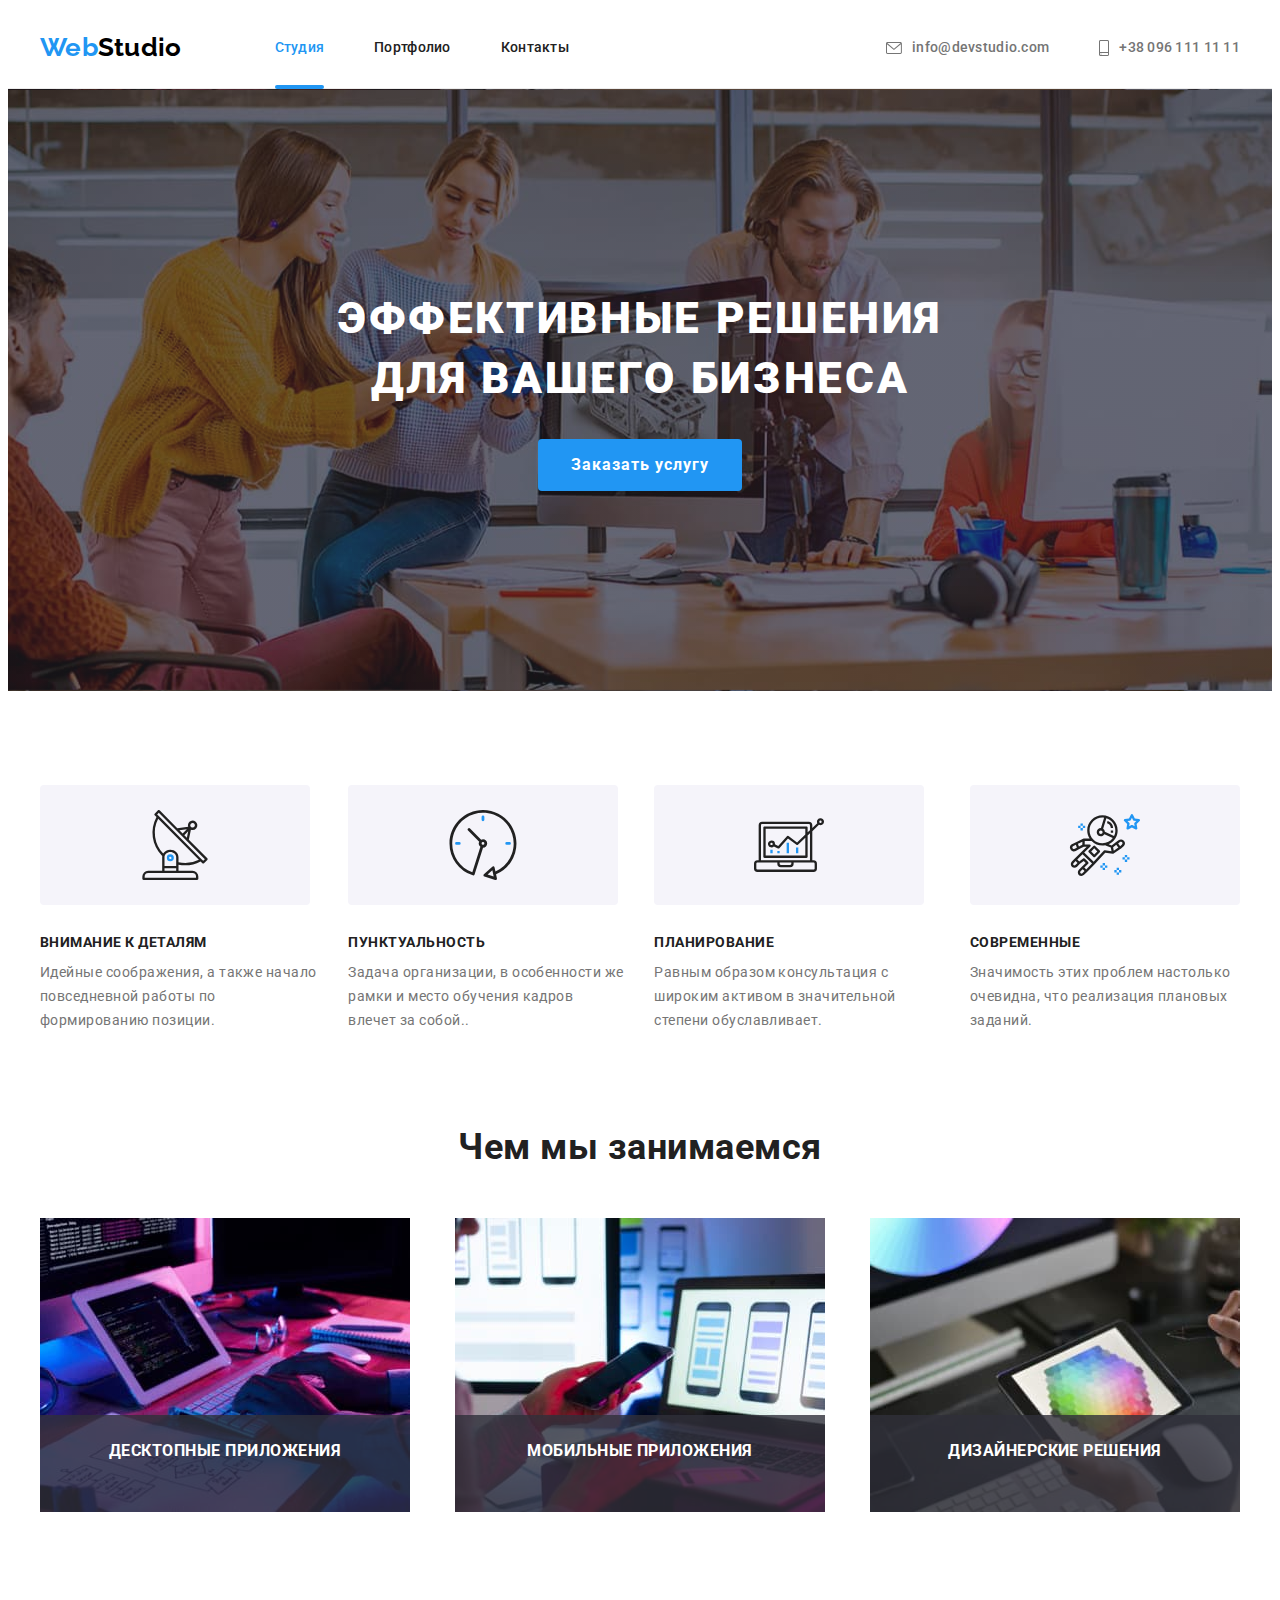
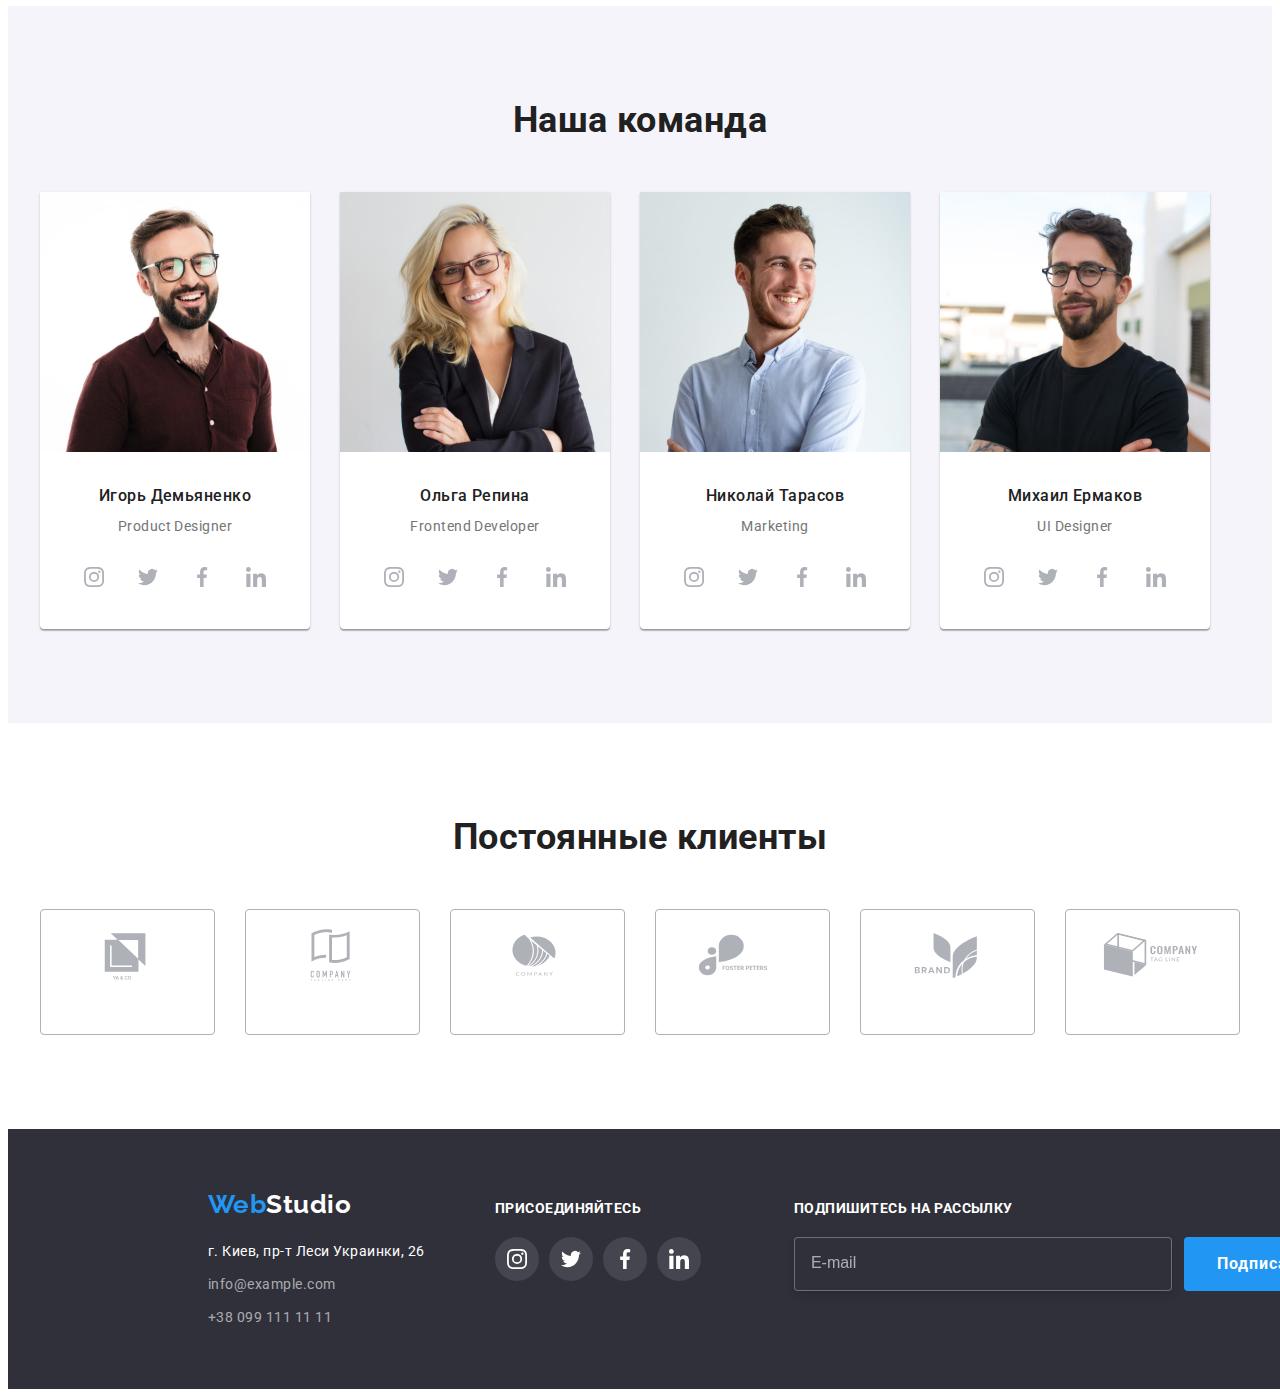
<file: index.html>
<!DOCTYPE html>
<html lang="ru">
<head>
    <meta charset="UTF-8">
    <meta http-equiv="X-UA-Compatible" content="IE=edge">
    <meta name="viewport" content="width=device-width, initial-scale=1.0">
    <link rel="preconnect" href="https://fonts.googleapis.com">
<link rel="preconnect" href="https://fonts.gstatic.com" crossorigin>
<link href="https://fonts.googleapis.com/css2?family=Raleway:wght@700&family=Roboto:wght@400;500;700;900&display=swap" rel="stylesheet">
    <title>Студия</title>
    <link rel="stylesheet" href="https://cdnjs.cloudflare.com/ajax/libs/modern-normalize/1.1.0/modern-normalize.min.css" integrity="sha512-wpPYUAdjBVSE4KJnH1VR1HeZfpl1ub8YT/NKx4PuQ5NmX2tKuGu6U/JRp5y+Y8XG2tV+wKQpNHVUX03MfMFn9Q==" crossorigin="anonymous" referrerpolicy="no-referrer" />
    <link rel="stylesheet" href="./css/style.css">
    </head>
<body>
    <!-- шапка -->
    <header class="page-header">
        <!-- навигация - ссылки по сайту -->
        <div class="container header-container">
            <nav class="site-nav">
                <a class="header-logo" href="./index.html"><span class="logo-web">Web</span>Studio</a>
                <ul class="site-nav-links" >
                    <li class="nav-links-item">
                        <a class="nav-link current" href="./index.html">Студия</a>
                    </li>
                    <li class="nav-links-item">
                        <a class="nav-link" href="./portfolio.html">Портфолио</a>
                    </li>
                    <li class="nav-links-item">
                        <a class="nav-link" href="./contacts.html">Контакты</a>
                    </li>
                </ul>
            </nav>
            <!-- как связаться -->
            <ul class="header-contact">
                <li class="contact-links-item">
                    <a class="contact-link" href="mailto:info@devstudio.com">
                        <svg class="mail-icon">
                            <use href="./images/icons.svg#icon-envelope"></use>
                        </svg>
                        info@devstudio.com
                    </a>
                </li>
                <li class="contact-links-item">
                    <a class="contact-link" href="tel:+380961111111">
                        <svg class="phone-icon">
                            <use href="./images/icons.svg#icon-smartphone"></use>
                        </svg>
                        +38 096 111 11 11
                    </a>
                </li>
            </ul>
        </div>
    </header>

    <!-- основной контент -->
    <main>  
        <!-- Hero -->
        <section class="hero overlay"> 
            <h1 class="hero-title" >Эффективные решения для вашего бизнеса</h1>
            <button data-modal-open type="button" class="btn primary">Заказать услугу</button>
        </section>

        <!-- наши особенности -->
        <section class="section peculiarities">
            <div class="container">
                <h2 class="section-title visually-hidden">Наши особенности</h2>
                <ul class="features" >
                    <li class="features-item pseudo1">
                        <h3 class="item-title">Внимание к деталям</h3>
                        <p class="text">Идейные соображения, а также начало повседневной работы по формированию позиции.</p>
                    </li>
                    <li class="features-item pseudo2">
                        <h3 class="item-title">Пунктуальность</h3>
                        <p class="text">Задача организации, в особенности же рамки и место обучения кадров влечет за собой..</p>
                    </li>
                    <li class="features-item pseudo3">
                        <h3 class="item-title">Планирование</h3>
                        <p class="text">Равным образом консультация с широким активом в значительной степени обуславливает.</p>
                    </li>
                    <li class="features-item pseudo4">
                        <h3 class="item-title">Современные</h3>
                        <p class="text">Значимость этих проблем настолько очевидна, что реализация плановых заданий.</p>
                    </li>
                </ul>
            </div>
        </section>
        <!-- чем мы занимаемся -->
        <section class="section ">
            <div class="container">
                <h2 class="section-title">Чем мы занимаемся</h2>
                <ul class="works" >
                    <li class="works-item" >
                        <img class="cut-superfluous" src="./images/photo1.jpg" alt="человек пишет код" width="370" height="294">
                        <p class="work-definition" >Десктопные приложения</p>
                    </li>
                    <li class="works-item" >
                        <img class="cut-superfluous" src="./images/photo2.jpg" alt="адаптианя верстка" width="370" height="294">
                        <p class="work-definition" >Мобильные приложения</p>
                    </li>
                    <li class="works-item" >
                        <img class="cut-superfluous" src="./images/photo3.jpg" alt="выберает цвета на планшете" width="370" height="294">
                        <p class="work-definition" >Дизайнерские решения</p>
                    </li>
                </ul>
            </div>     
        </section>
        <!-- наша команда -->
        <section class="section team">
            <div class="container">
                <h2 class="section-title">Hаша команда</h2>
                <ul class="team-list">
                    <li class="team-list-item" >
                        <img src="./images/photo4.jpg" alt="фото дизайнера" width="270" height="260">
                        <h3 class="employee-name">Игорь Демьяненко</h3>
                        <p class="text">Product Designer</p>
                        <ul class="social-media">
                            <li>
                                <a href="http://www.instagram.com" class="social-link">
                                    <svg class="instagram-link" width="20px" height="20px">
                                        <use href="./images/icons.svg#icon-instagram"></use>
                                    </svg>
                                </a>
                            </li>
                            <li>
                                <a href="https://twitter.com" target="_blank" class="social-link">
                                    <svg class="twitter-link" width="20px" height="20px">
                                        <use href="./images/icons.svg#icon-twitter"></use>
                                    </svg><a>
                            </li>
                            <li>
                                <a href="https://www.facebook.com/" target="_blank" class="social-link">
                                    <svg class="facebook-link" width="20px" height="20px">
                                        <use href="./images/icons.svg#icon-facebook"></use>
                                    </svg>
                                </a>
                            </li>
                            <li>
                                <a href="https://www.linkedin.com" target="_blank" class="social-link">
                                    <svg class="linkedin-link" width="20px" height="20px">
                                        <use href="./images/icons.svg#icon-linkedin"></use>
                                    </svg>
                                </a>
                            </li>
                        </ul>
                    </li>
                    <li class="team-list-item" >
                        <img src="./images/photo5.jpg" alt="фото разработчика" width="270" height="260">
                        <h3 class="employee-name">Ольга Репина</h3>
                        <p class="text">Frontend Developer</p>
                        <ul class="social-media">
                            <li>
                                <a href="http://www.instagram.com" target="_blank" class="social-link">
                                    <svg class="instagram-link" width="20px" height="20px">
                                        <use href="./images/icons.svg#icon-instagram"></use>
                                    </svg>
                                </a>
                            </li>
                            <li>
                                <a href="https://twitter.com" target="_blank" class="social-link">
                                    <svg class="twitter-link" width="20px" height="20px">
                                        <use href="./images/icons.svg#icon-twitter"></use>
                                    </svg><a>
                            </li>
                            <li>
                                <a href="https://www.facebook.com/" target="_blank" class="social-link">
                                    <svg class="facebook-link" width="20px" height="20px">
                                        <use href="./images/icons.svg#icon-facebook"></use>
                                    </svg>
                                </a>
                            </li>
                            <li>
                                <a href="https://www.linkedin.com" target="_blank" class="social-link">
                                    <svg class="linkedin-link" width="20px" height="20px">
                                        <use href="./images/icons.svg#icon-linkedin"></use>
                                    </svg>
                                </a>
                            </li>
                        </ul>
                    </li>
                    <li class="team-list-item" >
                        <img src="./images/photo6.jpg" alt="фото маркетолога" width="270" height="260">
                        <h3 class="employee-name">Николай Тарасов</h3>
                        <p class="text">Marketing</p>
                        <ul class="social-media">
                            <li>
                                <a href="http://www.instagram.com" target="_blank" class="social-link">
                                    <svg class="instagram-link" width="20px" height="20px">
                                        <use href="./images/icons.svg#icon-instagram"></use>
                                    </svg>
                                </a>
                            </li>
                            <li>
                                <a href="https://twitter.com" target="_blank" class="social-link">
                                    <svg class="twitter-link" width="20px" height="20px">
                                        <use href="./images/icons.svg#icon-twitter"></use>
                                    </svg><a>
                            </li>
                            <li>
                                <a href="https://www.facebook.com/" target="_blank" class="social-link">
                                    <svg class="facebook-link" width="20px" height="20px">
                                        <use href="./images/icons.svg#icon-facebook"></use>
                                    </svg>
                                </a>
                            </li>
                            <li>
                                <a href="https://www.linkedin.com" target="_blank" class="social-link">
                                    <svg class="linkedin-link" width="20px" height="20px">
                                        <use href="./images/icons.svg#icon-linkedin"></use>
                                    </svg>
                                </a>
                            </li>
                        </ul>
                    </li>
                    <li class="team-list-item" >
                        <img src="./images/photo7.jpg" alt="фото дизайнера" width="270" height="260">
                        <h3 class="employee-name">Михаил Ермаков</h3>
                        <p class="text">UI Designer</p>
                        <ul class="social-media">
                            <li>
                                <a href="http://www.instagram.com" target="_blank" class="social-link">
                                    <svg class="instagram-link" width="20px" height="20px">
                                        <use href="./images/icons.svg#icon-instagram"></use>
                                    </svg>
                                </a>
                            </li>
                            <li>
                                <a href="https://twitter.com" target="_blank" class="social-link">
                                    <svg class="twitter-link" width="20px" height="20px">
                                        <use href="./images/icons.svg#icon-twitter"></use>
                                    </svg><a>
                            </li>
                            <li>
                                <a href="https://www.facebook.com/" target="_blank" class="social-link">
                                    <svg class="facebook-link" width="20px" height="20px">
                                        <use href="./images/icons.svg#icon-facebook"></use>
                                    </svg>
                                </a>
                            </li>
                            <li>
                                <a href="https://www.linkedin.com" target="_blank" class="social-link">
                                    <svg class="linkedin-link" width="20px" height="20px">
                                        <use href="./images/icons.svg#icon-linkedin"></use>
                                    </svg>
                                </a>
                            </li>
                        </ul>
                    </li>
                </ul>
            </div>
        </section>
        <!-- постоянные клиенты -->
        <section class="section">
            <div class="container">
                <h2 class="section-title">Постоянные клиенты</h2>
                <ul class="clients-list">
                    <li class="client-item">
                        <svg class="clients-logo" width="106px" height="60px">
                            <use href="./images/icons.svg#icon-Logo1"></use>
                        </svg>
                    </li>
                    <li class="client-item">
                        <svg class="clients-logo" width="106px" height="60px">
                            <use href="./images/icons.svg#icon-Logo2"></use>
                        </svg>
                    </li>
                    <li class="client-item">
                        <svg class="clients-logo" width="106px" height="60px">
                            <use href="./images/icons.svg#icon-Logo3"></use>
                        </svg>
                    </li>
                    <li class="client-item">
                        <svg class="clients-logo" width="106px" height="60px">
                            <use href="./images/icons.svg#icon-Logo4"></use>
                        </svg>
                    </li>
                    <li class="client-item">
                        <svg class="clients-logo" width="106px" height="60px">
                            <use href="./images/icons.svg#icon-Logo5"></use>
                        </svg>
                    </li>
                    <li class="client-item">
                        <svg class="clients-logo" width="106px" height="60px">
                            <use href="./images/icons.svg#icon-Logo6"></use>
                        </svg>
                    </li>
                </ul>
            </div>
        </section>
    </main>

    <!-- футер -->
    <footer class="page-footer">
        <div class="container footer-items">
            <div class="contact-info">
                <a class="footer-logo" href="./index.html"><span class="logo-web">Web</span>Studio</a>
                <!-- адресс почта телефон -->
                <address>
                    <ul class="contact-address">
                        <li class="contact-items">
                            <a class="map-link"
                                href="https://www.google.com/maps/place/%D0%B1%D1%83%D0%BB%D1%8C%D0%B2%D0%B0%D1%80+%D0%9B%D0%B5%D1%81%D1%96+%D0%A3%D0%BA%D1%80%D0%B0%D1%97%D0%BD%D0%BA%D0%B8,+26,+%D0%9A%D0%B8%D1%97%D0%B2,+02000/@50.4265841,30.5361971,17z/data=!3m1!4b1!4m5!3m4!1s0x40d4cf0e033ecbe9:0x57a4dffefec77da0!8m2!3d50.4265807!4d30.5383858">г.
                                Киев, пр-т Леси Украинки, 26</a>
                        </li>
                        <li class="contact-items">
                            <a class="contact-link" href="mailto:info@example.com">info@example.com</a>
                        </li>
                        <li class="contact-items">
                            <a class="contact-link" href="tel:+380991111111">+38 099 111 11 11</a>
                        </li>
                    </ul>
                </address>
            </div>
            <div class="join-us">
                <h2 class="join-title">присоединяйтесь</h2>
                <ul class="social-media">
                    <li>
                        <a href="http://www.instagram.com" target="_blank" class="social-link join-us-links">
                            <svg class="instagram-link" width="20px" height="20px">
                                <use href="./images/icons.svg#icon-instagram"></use>
                            </svg>
                        </a>
                    </li>
                    <li>
                        <a href="https://twitter.com" target="_blank" class="social-link join-us-links">
                            <svg class="twitter-link" width="20px" height="20px">
                                <use href="./images/icons.svg#icon-twitter"></use>
                            </svg><a>
                    </li>
                    <li>
                        <a href="https://www.facebook.com/" target="_blank" class="social-link join-us-links">
                            <svg class="facebook-link" width="20px" height="20px">
                                <use href="./images/icons.svg#icon-facebook"></use>
                            </svg>
                        </a>
                    </li>
                    <li>
                        <a href="https://www.linkedin.com" target="_blank" class="social-link join-us-links">
                            <svg class="linkedin-link" width="20px" height="20px">
                                <use href="./images/icons.svg#icon-linkedin"></use>
                            </svg>
                        </a>
                    </li>
                </ul>
            </div>
            <div class="subscription">
                <h2 class="join-title">Подпишитесь на рассылку</h2>
                <div class="subscription-items">
                    <label>
                        <input class="email-field" type="email" name="email" placeholder="E-mail">
                    </label>
                    
                    <button class="btn primary subscription-btn" type="submit">
                        Подписаться
                        <svg width="24px" height="24px" class="icon-send">
                            <use href="./images/icons.svg#icon-send"></use>
                        </svg>
                    </button>
                </div>
                
            </div>
        </div>
    </footer>
    <div class="backdrop is-hidden" data-modal>
        <div class="modal">
            <button data-modal-close type="button" class="close-cross button">
                <svg width="18px" height="18px">
                    <use href="./images/icons.svg#icon-Close-krest"></use>
                </svg>
            </button> 
            <form class="order-form">
                <b class="order-title" >Оставьте свои данные, мы вам перезвоним</b>
                <label class="form-item">
                    Имя
                    <input class="form-field" type="text" name="name">
                    <svg class="form-icon" width="18px" height="18px">
                        <use href="./images/icons.svg#icon-person-form"></use>
                    </svg>
                </label>  
                <label class="form-item">
                    Телефон
                    <input class="form-field" type="tel" name="tel">
                    <svg class="form-icon" width="18px" height="18px">
                        <use href="./images/icons.svg#icon-phone-bform"></use>
                    </svg>
                </label>
                
                <label class="form-item">
                    Почта
                    <input class="form-field" type="email" name="email">
                    <svg class="form-icon" width="18px" height="18px">
                        <use href="./images/icons.svg#icon-email-form"></use>
                    </svg>
                </label>
                
                <label class="form-item">
                    Комментарий
                    <textarea type="text" class="form-comment-area" name="comment" placeholder="Введите текст"></textarea>
                </label>

                <label class="label">
                    <input class="checkbox visually-hidden" type="checkbox" name="agreement" value="agreement">
                    <span class="icon-checkbox"></span>
                    Соглашаюсь с рассылкой и принимаю <a class="agreement" href="">Условия договора</a>
                </label>
                
                <button class="btn primary" type="submit">Отправить</button>
            </form> 
        </div>
    </div>
    <script src="./js/modal.js"></script>
</body>
</html>
</file>
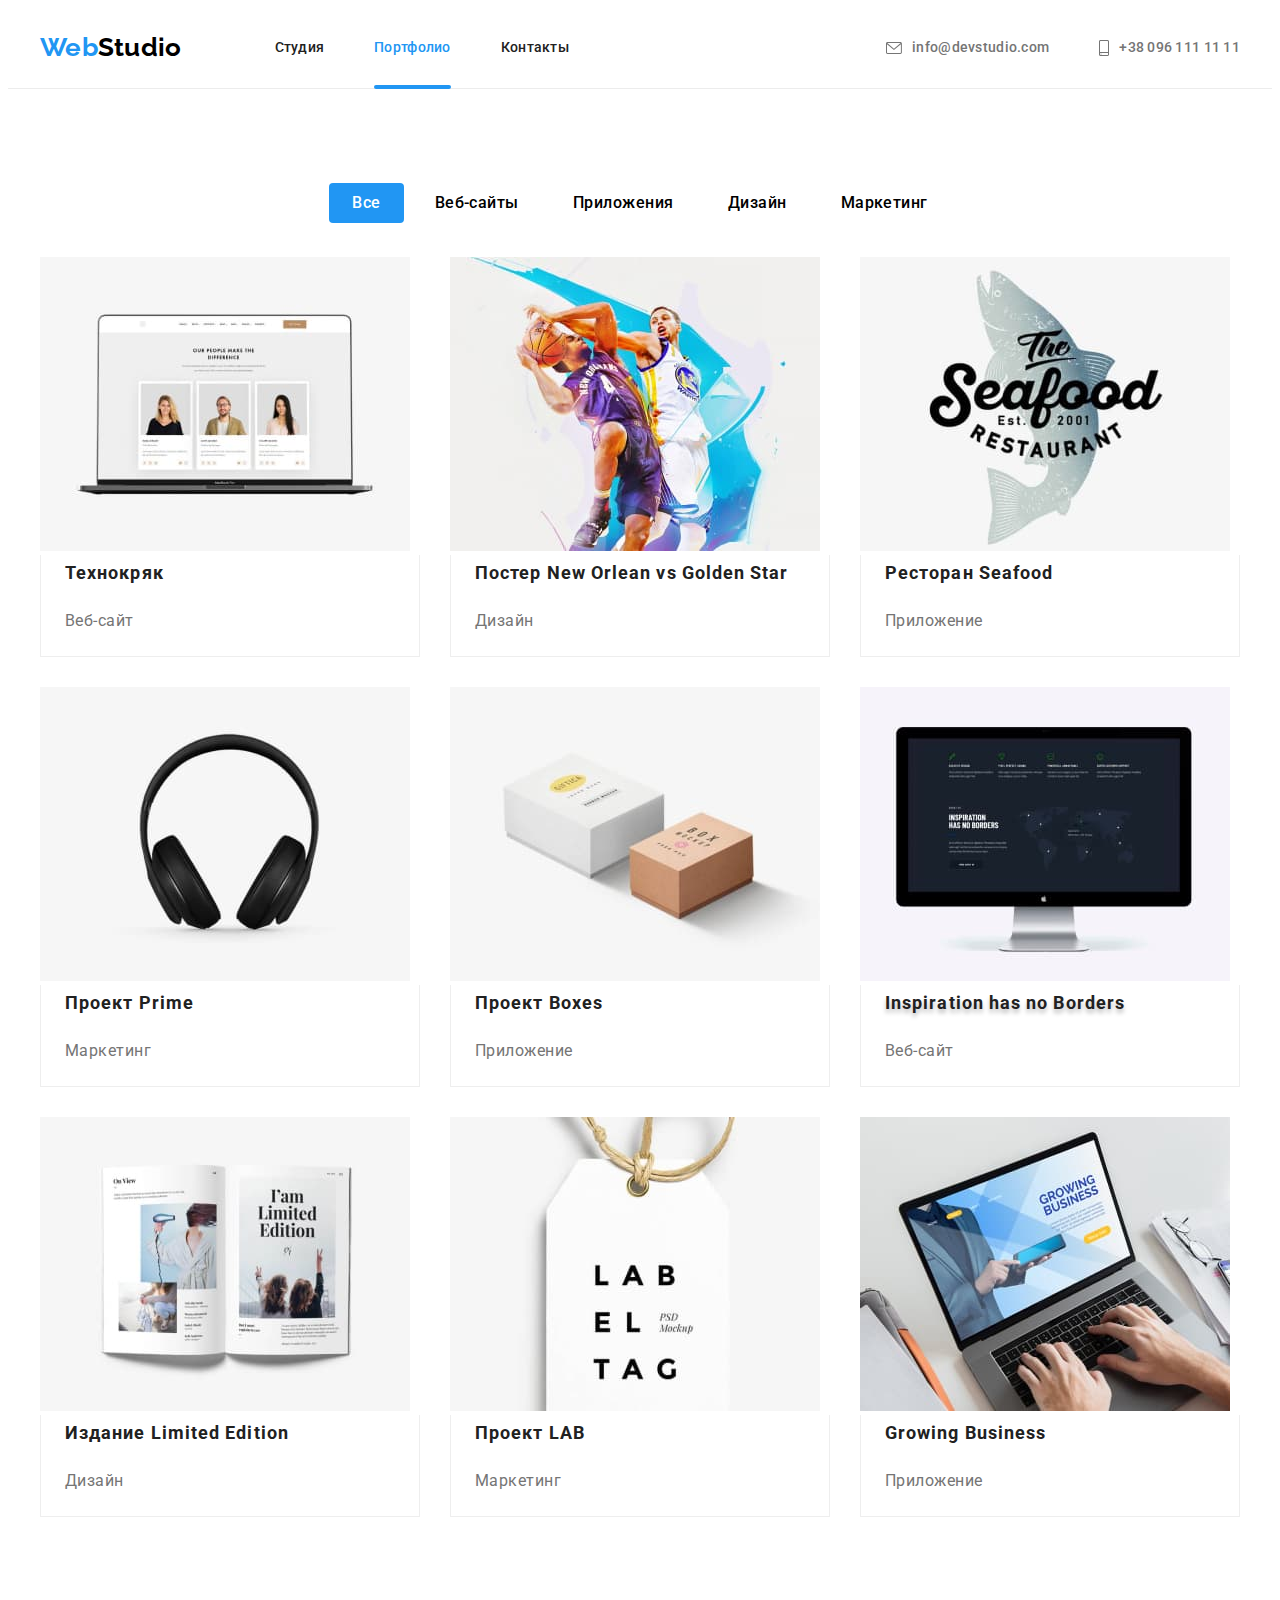
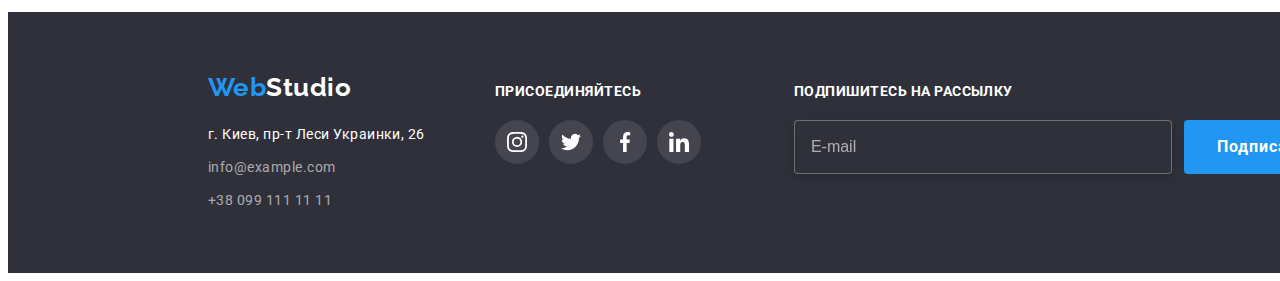
<file: portfolio.html>
<!DOCTYPE html>
<html lang="ru">
<head>
    <meta charset="UTF-8">
    <meta http-equiv="X-UA-Compatible" content="IE=edge">
    <meta name="viewport" content="width=device-width, initial-scale=1.0">
    <link href="https://fonts.googleapis.com/css2?family=Raleway:wght@700&family=Roboto:wght@400;500;700;900&display=swap" rel="stylesheet">
    <title>Портфолио</title>
    <link rel="stylesheet" href="https://cdnjs.cloudflare.com/ajax/libs/modern-normalize/1.1.0/modern-normalize.min.css"
        integrity="sha512-wpPYUAdjBVSE4KJnH1VR1HeZfpl1ub8YT/NKx4PuQ5NmX2tKuGu6U/JRp5y+Y8XG2tV+wKQpNHVUX03MfMFn9Q=="
        crossorigin="anonymous" referrerpolicy="no-referrer" />
    <link rel="stylesheet" href="./css/style.css">
</head>
<body>
    <header class="page-header portfolio">
        <!-- навигация - ссылки по сайту -->
        <div class="container header-container">
            <nav class="site-nav">
                <a class="header-logo" href="./index.html"><span class="logo-web">Web</span>Studio</a>
                <ul class="site-nav-links" >
                    <li class="nav-links-item">
                        <a class="nav-link" href="./index.html">Студия</a>
                    </li>
                    <li class="nav-links-item">
                        <a class="nav-link current" href="./portfolio.html">Портфолио</a>
                    </li>
                    <li class="nav-links-item">
                        <a class="nav-link" href="./contacts.html">Контакты</a>
                    </li>
                </ul>
            </nav>
            <!-- как связаться -->
            <ul class="header-contact">
                <li class="contact-links-item">
                    <a class="contact-link" href="mailto:info@devstudio.com">
                        <svg class="mail-icon">
                            <use href="./images/icons.svg#icon-envelope"></use>
                        </svg>
                        info@devstudio.com
                    </a>
                </li>
                <li class="contact-links-item">
                    <a class="contact-link" href="tel:+380961111111">
                        <svg class="phone-icon">
                            <use href="./images/icons.svg#icon-smartphone"></use>
                        </svg>
                        +38 096 111 11 11
                    </a>
                </li>
            </ul>
        </div>
    </header>
    <!-- основной контент -->
    <main>
        <section class="section examples">
            <div class="container">
                <h1 class="visually-hidden">Портфолио</h1>
                <ul class="filter">
                    <li class="filter-item" >
                        <button class="btn secondary current-btn" type="button">Все</button>

                    </li>
                    <li class="filter-item" >
                        <button class="btn secondary" type="button">Веб-сайты</button>

                    </li>
                    <li class="filter-item" >
                        <button class="btn secondary" type="button">Приложения</button>

                    </li>
                    <li class="filter-item" >
                        <button class="btn secondary" type="button">Дизайн</button>

                    </li>
                    <li class="filter-item" >
                        <button class="btn secondary" type="button">Маркетинг</button>

                    </li>
                </ul>
                <ul class="examples-item">
                    <li class="example-list" >
                        <a class="example-item" href="">
                            <div class="example-thumb">
                                <img src="./images/photo8.jpg" alt="Мак бук с открытым сайтом" width="370" height="294">
                                <p class="text examples-overlay">Ресурс предлагает комплексные предложения с разным уровнем функционала и сервисов. Все это позволит посетителю получить
                                исчерпывающие сведения о компании или частном лице.</p>
                            </div>
                            <div class="example-text-group">
                                <h2>Технокряк</h2>
                                <p class="text example-text">Веб-сайт</p>
                            </div>
                        </a>
                    </li>
                    <li class="example-list">
                        <a class="example-item" href="">
                            <div class="example-thumb">
                                <img src="./images/photo9.jpg" alt="Два парня играют в баскетбол" width="370" height="294">
                                <p class="text examples-overlay">Lorem ipsum dolor sit amet consectetur adipisicing elit. Quos tenetur
                                    saepe corporis eumrecusandae vitae, nihil voluptatibus sequi consequuntur laboriosam fugiat quae ipsum
                                    quia repellendus dolor, quam
                                asperiores architecto et.</p>
                            </div>
                            <div class="example-text-group">
                                <h2>Постер New Orlean vs Golden Star</h2>
                                <p class="text example-text">Дизайн</p>
                            </div>
                        </a>
                    </li>
                    <li class="example-list">
                        <a class="example-item" href="">
                            <div class="example-thumb">
                                <img src="./images/photo10.jpg" alt="Лого ресторана" width="370" height="294">
                                <p class="text examples-overlay">Lorem ipsum dolor sit amet consectetur adipisicing elit. Quos tenetur saepe
                                    corporis eum recusandae vitae, nihil voluptatibus sequi consequuntur laboriosam fugiat quae ipsum quia
                                    repellendus dolor, quam asperiores architecto et.</p>
                            </div>
                            <div class="example-text-group">
                                <h2>Ресторан Seafood</h2>
                                <p class="text example-text">Приложение</p>
                            </div>
                        </a>
                    </li>
                    <li class="example-list">
                        <a class="example-item" href="">
                            <div class="example-thumb">
                                <img src="./images/photo11.jpg" alt="Наушники" width="370" height="294">
                                <p class="text examples-overlay">Lorem ipsum dolor sit amet consectetur adipisicing elit. Quos tenetur saepe
                                corporis eum recusandae vitae, nihil voluptatibus sequi consequuntur laboriosam fugiat quae ipsum quia
                                repellendus dolor, quam asperiores architecto et.</p>
                            </div>
                            <div class="example-text-group">
                                <h2>Проект Prime</h2>
                                <p class="text example-text">Маркетинг</p>
                            </div>
                        </a>
                    </li>
                    <li class="example-list">
                        <a class="example-item" href="">
                            <div class="example-thumb">
                                <img src="./images/photo12.jpg" alt="2 коробки" width="370" height="294">
                                <p class="text examples-overlay">Lorem ipsum dolor sit amet consectetur adipisicing elit. Quos tenetur saepe
                                corporis eum recusandae vitae, nihil voluptatibus sequi consequuntur laboriosam fugiat quae ipsum quia
                                repellendus dolor, quam asperiores architecto et.</p>
                            </div>
                            <div class="example-text-group">
                                <h2>Проект Boxes</h2>
                                <p class="text example-text">Приложение</p>
                            </div>
                        </a>
                    </li>
                    <li class="example-list">
                        <a class="example-item" href="">
                            <div class="example-thumb">
                                <img src="./images/photo13.jpg" alt="Моноблок компютер" width="370" height="294">
                                <p class="text examples-overlay">Lorem ipsum dolor sit amet consectetur adipisicing elit. Quos tenetur saepe
                                corporis eum recusandae vitae, nihil voluptatibus sequi consequuntur laboriosam fugiat quae ipsum quia
                                repellendus dolor, quam asperiores architecto et.</p>
                            </div>
                            <div class="example-text-group">
                                <h2>Inspiration has no Borders</h2>
                                <p class="text example-text">Веб-сайт</p>
                            </div>
                        </a>
                    </li>
                    <li class="example-list">
                        <a class="example-item" href="">
                            <div class="example-thumb">
                                <img src="./images/photo14.jpg" alt="Книга" width="370" height="294">
                                <p class="text examples-overlay">Lorem ipsum dolor sit amet consectetur adipisicing elit. Quos tenetur saepe
                                corporis eum recusandae vitae, nihil voluptatibus sequi consequuntur laboriosam fugiat quae ipsum quia
                                repellendus dolor, quam asperiores architecto et.</p>
                            </div>
                            <div class="example-text-group">
                                <h2>Издание Limited Edition</h2>
                                <p class="text example-text">Дизайн</p>
                            </div>
                        </a>
                    </li>
                    <li class="example-list">
                        <a class="example-item" href="">
                            <div class="example-thumb">
                                <img src="./images/photo15.jpg" alt="Бейдж" width="370" height="294">
                                <p class="text examples-overlay">Lorem ipsum dolor sit amet consectetur adipisicing elit. Quos tenetur saepe
                                corporis eum recusandae vitae, nihil voluptatibus sequi consequuntur laboriosam fugiat quae ipsum quia
                                repellendus dolor, quam asperiores architecto et.</p>
                            </div>
                            <div class="example-text-group">
                                <h2>Проект LAB</h2>
                                <p class="text example-text">Маркетинг</p>
                            </div>
                        </a>
                    </li>
                    <li class="example-list">
                        <a class="example-item" href="">
                            <div class="example-thumb">
                                <img src="./images/photo16.jpg" alt="Ноубук" width="370" height="294">
                                <p class="text examples-overlay">Lorem ipsum dolor sit amet consectetur adipisicing elit. Quos tenetur saepe
                                corporis eum recusandae vitae, nihil voluptatibus sequi consequuntur laboriosam fugiat quae ipsum quia
                                repellendus dolor, quam asperiores architecto et.</p>
                            </div>
                            <div class="example-text-group">
                                <h2>Growing Business</h2>
                                <p class="text example-text">Приложение</p>
                            </div>
                        </a>
                    </li>
                </ul>
            </div>
        </section>
    </main>
    <!-- футер -->
    <footer class="page-footer">
        <div class="container footer-items">
            <div class="contact-info">
                <a class="footer-logo" href="./index.html"><span class="logo-web">Web</span>Studio</a>

                <!-- адресс почта телефон -->
                <address>
                    <ul class="contact-address">
                        <li class="contact-items">
                            <a class="map-link"
                                href="https://www.google.com/maps/place/%D0%B1%D1%83%D0%BB%D1%8C%D0%B2%D0%B0%D1%80+%D0%9B%D0%B5%D1%81%D1%96+%D0%A3%D0%BA%D1%80%D0%B0%D1%97%D0%BD%D0%BA%D0%B8,+26,+%D0%9A%D0%B8%D1%97%D0%B2,+02000/@50.4265841,30.5361971,17z/data=!3m1!4b1!4m5!3m4!1s0x40d4cf0e033ecbe9:0x57a4dffefec77da0!8m2!3d50.4265807!4d30.5383858">г.
                                Киев, пр-т Леси Украинки, 26</a>
                        </li>
                        <li class="contact-items">
                            <a class="contact-link" href="mailto:info@example.com">info@example.com</a>
                        </li>
                        <li class="contact-items">
                            <a class="contact-link" href="tel:+380991111111">+38 099 111 11 11</a>
                        </li>
                    </ul>
                </address>
            </div>
            <div class="join-us">
                <h2 class="join-title">присоединяйтесь</h2>
                <ul class="social-media">
                    <li>
                        <a href="http://www.instagram.com" class="social-link join-us-links">
                            <svg class="instagram-link" width="20px" height="20px">
                                <use href="./images/icons.svg#icon-instagram"></use>
                            </svg>
                        </a>
                    </li>
                    <li>
                        <a href="https://twitter.com" class="social-link join-us-links">
                            <svg class="twitter-link" width="20px" height="20px">
                                <use href="./images/icons.svg#icon-twitter"></use>
                            </svg><a>
                    </li>
                    <li>
                        <a href="https://www.facebook.com/" class="social-link join-us-links">
                            <svg class="facebook-link" width="20px" height="20px">
                                <use href="./images/icons.svg#icon-facebook"></use>
                            </svg>
                        </a>
                    </li>
                    <li>
                        <a href="https://www.linkedin.com" class="social-link join-us-links">
                            <svg class="linkedin-link" width="20px" height="20px">
                                <use href="./images/icons.svg#icon-linkedin"></use>
                            </svg>
                        </a>
                    </li>
                </ul>
            </div>
            <div class="subscription">
                <h2 class="join-title">Подпишитесь на рассылку</h2>
                <div class="subscription-items">
                    <label>
                        <input class="email-field" type="email" name="email" placeholder="E-mail">
                    </label>
            
                    <button class="btn primary subscription-btn" type="submit">
                        Подписаться
                        <svg width="24px" height="24px" class="icon-send">
                            <use href="./images/icons.svg#icon-send"></use>
                        </svg>
                    </button>
                </div>
            
            </div>
        </div>
    </footer>
    </body>

    </html>
</file>
<file: css/style.css>
/* основной цвет текста ССЫЛКИ NAV, H2, H3 color: #212121;  */

    /* вторичный цвет текста color: #757575; */
    

    /* background */

    /* ОСНОВНОЙ (хедер) background: #FFFFFF; */

    /* герой background: #2F303A; */

    
    /* наша команда background: #F5F4FA; */
    
    /* футер background: #2F303A;  */


    /* цвет заголовка, адреса и лого в футере color: #FFFFFF; */

    /* цвет почты и телефона в футере в адресе color: rgba(255, 255, 255, 0.6); */

    /* ОСНОВНОЙ ЦВЕТ цвет ховера, кнопки заказать color: #2196F3 */

    /* цвет части лого в хедере color: #000000;
     часть лого color: #2196F3;*/

    :root {
        --accient-color: #2196F3;
        --white-color:  #FFFFFF;
        --black-color: #000000;
        --primery-text-color: #757575;
        --secondary-text-color:  #212121;
        --background-header-footer: #2F303A;
        --team-color: #F5F4FA;
        --border-color: #eeeeee;

    }


       /* сброс стандартных стилей */
    a {
        text-decoration:none;
        /* color: currentColor; */
    }
    button, btn {
        cursor: pointer;
    }
        /* Убираем маркеры */
    li {
        list-style-type: none;
    }

    ul,
    p {
        padding: 0;
        margin: 0;
    }

    h1,
    h2,
    h3,
    h4,
    h5,
    h6 {
        margin-top: 0;
    }




    body {
        background-color: var(--white-color);
        color: var(--primery-text-color);
        font-family: 'Roboto', sans-serif;
        letter-spacing: 0.03em;
    }

    .container {
        width: 1200px;
        padding-left: 15px;
        padding-right: 15px;
        margin-left: auto;
        margin-right: auto;
        /* background-color: tomato; */
        /* outline: 1px solid teal; */

    }

    .visually-hidden {
        position: absolute;
        width: 1px;
        height: 1px;
        margin: -1px;
        border: 0;
        padding: 0;
    
        white-space: nowrap;
        clip-path: inset(100%);
        clip: rect(0 0 0 0);
        overflow: hidden;
    }

    /* стили для ОБЩЕГО хедера */
    
    .page-header {
        border-bottom: 1px solid #ECECEC;

        background: var(--white-color);
        font-weight: 500;
        font-size: 14px;
        line-height: 1.14;
        letter-spacing: 0.02em;
    }


    /* стили для Лого */

    .logo-web {   
        color: var(--accient-color); 
    }

    .header-logo,
    .footer-logo,
    .logo-web {
        display: inline-block;
    
        font-family: 'Raleway', sans-serif;
        font-style: normal;
        font-weight: 700;
        font-size: 26px;
        line-height: 1.19;
    }
    .header-logo {
        margin-top:24px;
        margin-bottom: 25px;
        color: var(--black-color);

    }
    .footer-logo {
        margin-top: 60px;
        margin-bottom: 20px;
        color: var(--white-color);
    }

    /* Навигация */

    .header-container {
        display: flex;
        align-items: center;
    }
    .site-nav {
        display: flex;
        align-items: center;

        
    }
    .site-nav-links {
        display: flex;
        padding-left: 0;
        margin-left: 93px;
    }

    .nav-links-item:not(:last-child),              /* всегда удаляем крайнюю геометрию */
    .contact-links-item:not(:last-child) {
        margin-right: 50px;
    }
    
    .nav-link {
        position: relative;
        display: block;
        padding-top: 32px;              /*увеличиваем область ховера для ссылки */
        padding-bottom: 32px;
        color: var(--secondary-text-color);
        transition: color 250ms cubic-bezier(0.4, 0, 0.2, 1);
    }
    /* =====подчеркивание ссылок в навигации======= */
    .current::after {
        position:absolute;
        bottom: -1px;                   /* так по макету*/
        left: 0;
        display: inline-block;
        content: "";
        width: 100%;
        height: 4px;
        background-color: var(--accient-color);
        border-radius: 2px;
    }

    .header-contact .contact-link {
        display: flex;
        align-items: center;
        color: var(--primery-text-color);
        padding-top: 32px;                      /*увеличиваем область ховера для ссылки */
        padding-bottom: 32px; 
        transition: color 250ms cubic-bezier(0.4, 0, 0.2, 1);
    }
    .header-contact {
        display: flex;
        margin-left: auto;
    }
    .mail-icon {
        width: 16px;
        height: 12px;
        margin-right: 10px;
        fill: currentColor;
    }
    
    .phone-icon {
        width: 10px;
        height: 16px;
        margin-right: 10px;
        fill: currentColor;
    }

    /* ИКОНКИ ЧЕРЕЗ ПСЕВДОЭЛЕМЕНТЫ */

    /* .contact-icon {
        display: flex;
        align-items: center;
    } */
    /* .contact-icon::before {
        content: "";
        width: 16px;
        height: 16px;
        background-repeat: no-repeat;
        background-position: center;

        margin-right: 10px;
        background-color: teal;       
        
    } */
    /* .contact-icon.mail::before {
        background-image: url(../images/envelope.svg);
    }
    .contact-icon.phone::before {
        background-image: url(../images/smartphone.svg);
    } */


    /*--------------------------------- стили для героя ----------------------------------*/

    .hero {

        max-width: 1600px;
        padding-top: 200px;
        padding-bottom: 200px;
        margin-left: auto;
        margin-right: auto;
        text-align: center;

        background: var(--background-header-footer);    
    }
    .overlay {
        background-image: linear-gradient(
                                        rgba(47, 48, 58, 0.4),
                                        rgba(47, 48, 58, 0.4)
                                        ),
                                        url(../images/img.jpg);
        background-position: center;                        /* при сужении вьюпорта картинка остаюется по центру*/
    }

    .hero-title {
        margin-bottom: 30px;
        margin-left: auto;
        margin-right: auto;
        max-width: 696px;
        color: var(--white-color);
        font-weight: 900;
        font-size: 44px;
        line-height: 1.36;
        letter-spacing: 0.06em;
        text-transform: uppercase;
    }
    /* -----------------------------------стили для секций ---------------------------------------------*/
    .section {
        padding: 94px 0px 94px 0px;
    }
    .section.peculiarities {
        padding-bottom: 0px;
    }

    .section-title {
        margin-bottom: 50px;
        text-align: center;

        color: var(--secondary-text-color);
        font-weight: 700;
        font-size: 36px;
        line-height: 1.16;
    }
/* ----------------------------------------наши приимущества --------------------------------------------*/
    .features {
        display: flex;
    }
    .features-item:not(:last-child) {
        margin-right: 30px;
    }
    .features-item::before {
        display: block;
        content: "";
        width: 270px;
        height: 120px;
        margin-bottom: 30px;
/* ------------------------------------SVG в секции приимуществ ------------------------------------------*/
    }
    .pseudo1::before {
        background-image: url(../images/SVG/antenna.svg);
    }
    .pseudo2::before {
        background-image: url(../images/SVG/clock\ 1.svg);
    }
    .pseudo3::before {
        background-image: url(../images/SVG/diagram.svg);
    }
    .pseudo4::before {
        background-image: url(../images/SVG/astronaut.svg);
    }


    .item-title {
        margin-bottom: 10px;

        font-weight: 700;
        font-size: 14px;
        line-height: 1.14;
        text-transform: uppercase;
        color: var(--secondary-text-color);
    }

    .text {
        font-size: 14px;
        line-height: 1.71;
    }


    .works {
        display: flex;
        justify-content: space-between;
    }
    .cut-superfluous {              /*подрезаем картинки под псевдоэлемент потому что он не совпадает*/
        display: block;
        height: 100%
    }

    /* .works-item + .works-item {            рабочий олдскульный вариант марджинов кроме крайних
        margin-left: 30px;
    } */

    .works-item {
        position: relative;
    }

    .work-definition {
        position: absolute;
        display: block;
        height: 70px;
        width: 370px;
        bottom: 0;                          
        left: 0;
        font-weight: 700;
        line-height: 1.14;
        text-transform: uppercase;
        text-align: center;
        padding-top: 27px;
        color: var(--white-color);
        background-color: rgba(47, 48, 58, 0.8);
    }

    /* ---------------------------------------------Наша команда-------------------------------------------------- */
    .team {
        margin-bottom: 0;
        background: var(--team-color);
    }
    .team-list {
        display: flex;
        /* padding-bottom: 94px; */
    }
    .team-list-item + .team-list-item {
        margin-left: 30px;
    } 
    .team-list-item {
        background-color: var(--white-color);
        text-align: center;
        box-shadow: 0px 1px 3px rgba(0, 0, 0, 0.12),
        0px 1px 1px rgba(0, 0, 0, 0.14),
        0px 2px 1px rgba(0, 0, 0, 0.2);
        border-radius: 0px 0px 4px 4px;
    }
    .employee-name {
        margin-top: 30px;
        margin-bottom: 10px;

        font-weight: 500;
        font-size: 16px;
        line-height: 1.19;
        
        color: var(--secondary-text-color);
    }
    .team-list .text {
        padding-bottom: 16px;
    }

    .social-media {
        display: flex;
        justify-content:center;
    }
    .social-media > li {
        padding-bottom: 30px;
    }
    .social-media > li:not(:last-child) {
        margin-right: 10px;
    }

    .social-link {
        display: block;

        width: 44px;
        height: 44px;

        color: rgba(175, 177, 184, 1);
        border-radius: 50%;
        transition: color 250ms cubic-bezier(0.4, 0, 0.2, 1),
                    background-color 250ms cubic-bezier(0.4, 0, 0.2, 1);
    }

    .social-link:hover,
    .social-link:focus {
        background-color: var(--accient-color);
        color: var(--white-color);
        
    }
    .instagram-link {
        fill: currentColor; 
        margin: 12px;
    }
    .twitter-link {
        fill: currentColor; 
        margin: 12px;
    }
    .facebook-link {
        fill: currentColor; 
        margin: 12px;
    }
    .linkedin-link {
        fill: currentColor; 
        margin: 12px;
    }
/* +++++++++++++++++++++++++++ социальные сети через псевдоєлементы и беграундимедж ++++++++++++++++++++++++++++++++++*/
    /* .social-link::after {
        content: "";
        display: block;
        width: 44px;
        height: 44px;
        background-repeat: no-repeat;
        background-position: 50% 50%;
    }
    .instagram-link::after { 
        background-image: url(../images/instagram.svg);
    }

    .twitter-link::after {   
        background-image: url(../images/twitter.svg);
    }

    .facebook-link::after {
        background-image: url(../images/facebook.svg);
    }

    .linkedin-link::after {
        background-image: url(../images/linkedin.svg);
    } */

    .clients-list {
        display: flex;
    }
    .client-item:not(:last-child) {
        margin-right: 30px;
    }
    .client-item {
        width: 170px;
        height: 92px;
        padding: 16px 32px;

        border: 1px solid #afb1b8;
        border-radius: 4px;
        color: rgba(175, 177, 184, 1);
        transition: border-color 250ms cubic-bezier(0.4, 0, 0.2, 1);
    }
    .clients-logo {
        fill: currentColor;
        transition: fill 250ms cubic-bezier(0.4, 0, 0.2, 1);
    }
    

    .client-item:hover {
        color: rgba(33, 150, 243, 1);
        border-color: rgba(33, 150, 243, 1);
    }
    

    /* +++++++++++++++++++++++++++++++++++++++++++++++++++++Ф У Т Е Р+++++++++++++++++++++++++++++++++++++++++++++++++++ */
    .page-footer {
        width: 1600px;
        margin-left: auto;
        margin-right: auto;
        
        background: var(--background-header-footer);
    }
    
    .contact-address .map-link {
        color: var(--white-color);
    }
    .contact-address {
        padding-bottom: 60px;

        font-style: normal;
        font-size: 14px;
        line-height: 1.71;
        
    }

    .contact-address .contact-link {
        color: rgba(255, 255, 255, 0.6);
        transition: color 250ms cubic-bezier(0.4, 0, 0.2, 1);   
    }
    .contact-address .contact-items:not(:last-child)  {
        padding-bottom: 9px;
    }


    .footer-items {
        display: flex;
    }
    .join-us {
        padding-top: 72px;
        margin-left: 70px;
        margin-right: 93px;
    }
    .join-title {
        margin-bottom: 20px;
        font-size: 14px;
        line-height: 1.14;
        text-transform: uppercase;
        color: var(--white-color);
    }

    .join-us-links {
        background-color: rgba(255, 255, 255, 0.1);
        color: var(--white-color);
    }
    .subscription {
        padding-top: 72px;
    }
    .subscription-items {
        display: flex;
    }
    .email-field {
        padding-left: 16px;
        width: 358px;
        height: 50px;
        margin-right: 12px;
        border: 1px solid rgba(255, 255, 255, 0.3);
            filter: drop-shadow(0px 4px 4px rgba(0, 0, 0, 0.15));
            border-radius: 4px;
            background-color: var(--background-header-footer);
            color: var(--white-color);
    }
    .email-field:focus {
        outline: none;
    }

    input[type="email"]::placeholder {
        font-size: 16px;
        line-height: 1.25;
        color: rgba(255, 255, 255, 0.6);
    }

    .btn.primary.subscription-btn {
        display: flex;
        align-items: center;
        color: var(--white-color)
    }
    .icon-send {
        margin-left: 10px;
        fill: currentColor;
    }


    .nav-link.current,      /*актуальная страница */
    .nav-link:hover,        /* ссылки в навигации хедера */
    .nav-link:focus,   
    .contact-link:hover,       /* ссылки в футере */
    .contact-link:focus
        {   
        color: var(--accient-color);
    }
    


    .btn {
        display: inline-block;
        border: 1px solid transparent;
        border-radius: 4px;

        font-family: 'Roboto', sans-serif;
        font-size: 16px;
        
    }

    .btn.primary { 
        min-width: 200px; 
        padding: 10px 32px;
        
        color: var(--white-color);
        background-color: var(--accient-color);

        font-weight: 700;
        line-height: 1.88;
        letter-spacing: 0.06em;
        
    }
    /* .btn.primary:hover,
    .btn.primary:focus {

    } */
    .btn.secondary {
        padding: 6px 22px;
        
        color: var(--black-color);
        background-color: var(--white-color);

        font-weight: 500;
        line-height: 1.63;
        letter-spacing: 0.03em;
        
    }

    .btn.secondary:hover,
    .btn.secondary:focus {
        color: var(--white-color);
        background-color: var(--accient-color);
        transition: color 250ms cubic-bezier(0.4, 0, 0.2, 1), 
                    background-color 250ms cubic-bezier(0.4, 0, 0.2, 1);
    }
    .btn.secondary.current-btn {
        color: var(--white-color);
        background-color: var(--accient-color);
        transition: color 250ms cubic-bezier(0.4, 0, 0.2, 1),
                background-color 250ms cubic-bezier(0.4, 0, 0.2, 1);
    }


    /* -----------------------------------------------ПОРТФОЛИО ---------------------------------------------------*/

    .filter {
        display: flex;
        justify-content: center;
        margin-bottom: 34px;
    }
    .filter-item + .filter-item {
        margin-left: 8px;
    }

    /* -------------------------------секция примеров работ ---------------------------------------*/

    .examples {
        padding-bottom: 95px;
    }

    .examples-item {
        display: flex;
        flex-wrap: wrap;
        padding-left: 0;
    }

    .example-text {
        padding-bottom: 20px;
    }

    .example-item:hover .examples-overlay {
        transform: translateY(0);
    }
    .example-thumb {
        position: relative;
        overflow: hidden;
    }
    
    .examples-overlay {
        position: absolute;
        display: block;
        width: 100%;
        height: 100%;
        top: 0;
        left: 0;
        transform: translate(0, 100%);
        transition: transform 250ms cubic-bezier(0.4, 0, 0.2, 1);
        padding: 63px 24px;
        line-height: 1.55;
        font-size: 18px;
        color: var(--white-color);
        background-color: rgb(33, 150, 243, .9);
    }

    .example-text-group {
        border-right: 1px solid var(--border-color);
        border-bottom: 1px solid var(--border-color);
        border-left: 1px solid var(--border-color);
    }
    .example-text-group > h2 {
        padding-left: 24px;
        color: var(--secondary-text-color);
        font-weight: 700;
        font-size: 18px;
        line-height: 2;
        letter-spacing: 0.06em;
    }
    .example-text-group > p {
        padding-left: 24px;
        color: var(--primery-text-color);
        font-size: 16px;
        line-height: 1.88;
    }
    .example-list {
        width: calc((100% - 60px) / 3);             /* альтернатива width flex-basis: calc((100% - 60px) / 3);*/
    
        margin-bottom: 30px;
        margin-right: 30px;
        transition: box-shaodow 250ms cubic-bezier(0.4, 0, 0.2, 1);
    }


    .example-list:nth-child(3n) {
        margin-right: 0;
    }
    .example-list:nth-last-child(-n+3) {
        margin-bottom: 0;
    }

    .example-list:nth-child(6) h2 {
        text-shadow: 0px 4px 4px rgba(0, 0, 0, 0.25);
    }

    .example-list:hover {
    box-shadow: 0px 1px 3px rgba(0, 0, 0, 0.12),
                0px 1px 1px rgba(0, 0, 0, 0.14),
                0px 2px 1px rgba(0, 0, 0, 0.2);
    } 

    /* АЛЬТЕРНАТИВА */
    /* .example-list:not(:nth-child(3n)) {
        margin-right: 30px;
    }
    .example-list:not(:nth-last-child(-n+3)) {
        margin-bottom: 30px;
    } */
    /*----------------------------------------------модальное окно --------------------------------------------*/

        /* backdrop это серый фон за модалкой */
    .backdrop {
        position: fixed;
        width: 100%;
        height: 100%;
        top: 0;
        left: 0;
        opacity: 1;
        transition: opacity 250ms cubic-bezier(0.4, 0, 0.2, 1);
        background-color: rgba(0, 0, 0, 0.2);
    }
    /* правило is-hidden активно пока не нажмем кнопку в результате чего он перестанет быть активным и модалка будет опасити 1 */
    .backdrop.is-hidden {
        opacity: 0;
        pointer-events: none;
    }
        /* модальное окно кодом ниже показано */
    .modal {
        position: absolute;
        top: 50%;
        left: 50%;

        min-width: 528px;
        min-height: 581px;

        background-color: var(--white-color);
        box-shadow: 0px 1px 3px rgba(0, 0, 0, 0.12),
                    0px 1px 1px rgba(0, 0, 0, 0.14),
                    0px 2px 1px rgba(0, 0, 0, 0.2);
        border-radius: 4px;
        transform: scale(1) translate(-50%, -50%);
        transition: transform 250ms cubic-bezier(0.4, 0, 0.2, 1);
    }

    /* модалка когда она спрятана: когда спрятан бэкдроп применяем к модалке то что с скобках */
    .backdrop.is-hidden .modal {
        transform: scale(1.2) translate(-50%, -50%);
    }
        /* translate(-50%, -50%) это позиция модалки */
         /* а transform: это изменение */

/* крестик закрыть в модалке */
    .close-cross.button {
        display: flex;
        align-items: center;
        position: absolute;
        top: 0;
        right: 0;
        width: 30px;
        height: 30px;
        margin: 8px;
        border-radius: 50%;
        border: 1px solid rgba(0, 0, 0, 0.1);
        box-shadow: 0px 1px 3px rgba(0, 0, 0, 0.12), 
                    0px 1px 1px rgba(0, 0, 0, 0.14), 
                    0px 2px 1px rgba(0, 0, 0, 0.2);
        transition: fill 250ms cubic-bezier(0.4, 0, 0.2, 1);
                
    }
    
    .close-cross.button:hover {
        fill: var(--accient-color);
    }

    .order-title {
        font-size: 20px;
        line-height: 1.15;
        text-align: center;
        letter-spacing: 0.03em;
        color: #212121;
    }
    /* вся форма */
    .order-form {
        display: flex;
        flex-direction: column;
        padding: 40px;
    }

    /* родитель для input - label */
    .form-item {
        display: flex;
        flex-direction: column;

        position: relative;
        margin-top: 12px;
        font-size: 12px;
        letter-spacing: 0.01em;
    }
    /* input */
    .form-field {
        height: 40px;
        margin-top: 4px;
        padding-left: 42px;
        border: 1px solid rgba(33, 33, 33, 0.2);
        border-radius: 4px;
        transition: border-color 250ms cubic-bezier(0.4, 0, 0.2, 1);
                
    }

    .form-comment-area {
        width: 100%;
        height: 96px;
        resize: none;
        margin-top: 4px;
        margin-bottom: 20px;
        padding: 12px 16px;
        border: 1px solid rgba(33, 33, 33, 0.2);
        border-radius: 4px;
        
    } 
    textarea[type="text"]::placeholder {
            color: rgba(117, 117, 117, 0.5);
    }

    .order-form .btn {
        margin:auto;
        margin-top: 30px;    
    }
    /* ссылка на условия договора */
    .agreement {
        text-decoration: underline;
        color: var(--accient-color);
    } 
    .form-icon {
        position: absolute;
        bottom: 34%;
        left: 12px;
        transform: translateY(50%);
        transition: fill 250ms cubic-bezier(0.4, 0, 0.2, 1);
                
    }
    .form-field:focus ~ .form-icon {
        fill:var(--accient-color);
    }
    

    .icon-checkbox {
        display: inline-block;
        width: 16px;
        height: 15px;
        border-radius: 2px;
        border: 2px solid #212121;
    }
    .checkbox:checked + .icon-checkbox {
        border-color: var(--accient-color);
        background-color: var(--accient-color);
        background-image: url(../images/SVG/form/icon\ check.svg);
        background-size: contain;
        background-origin: border-box;
    } 
    .form-item:focus-within > .form-field {  
        border-color: var(--accient-color);
        outline: none;  
    }
    .form-item:focus-within>textarea[type="text"] {
        border-color: var(--accient-color);
            outline: none;
    }
</file>
